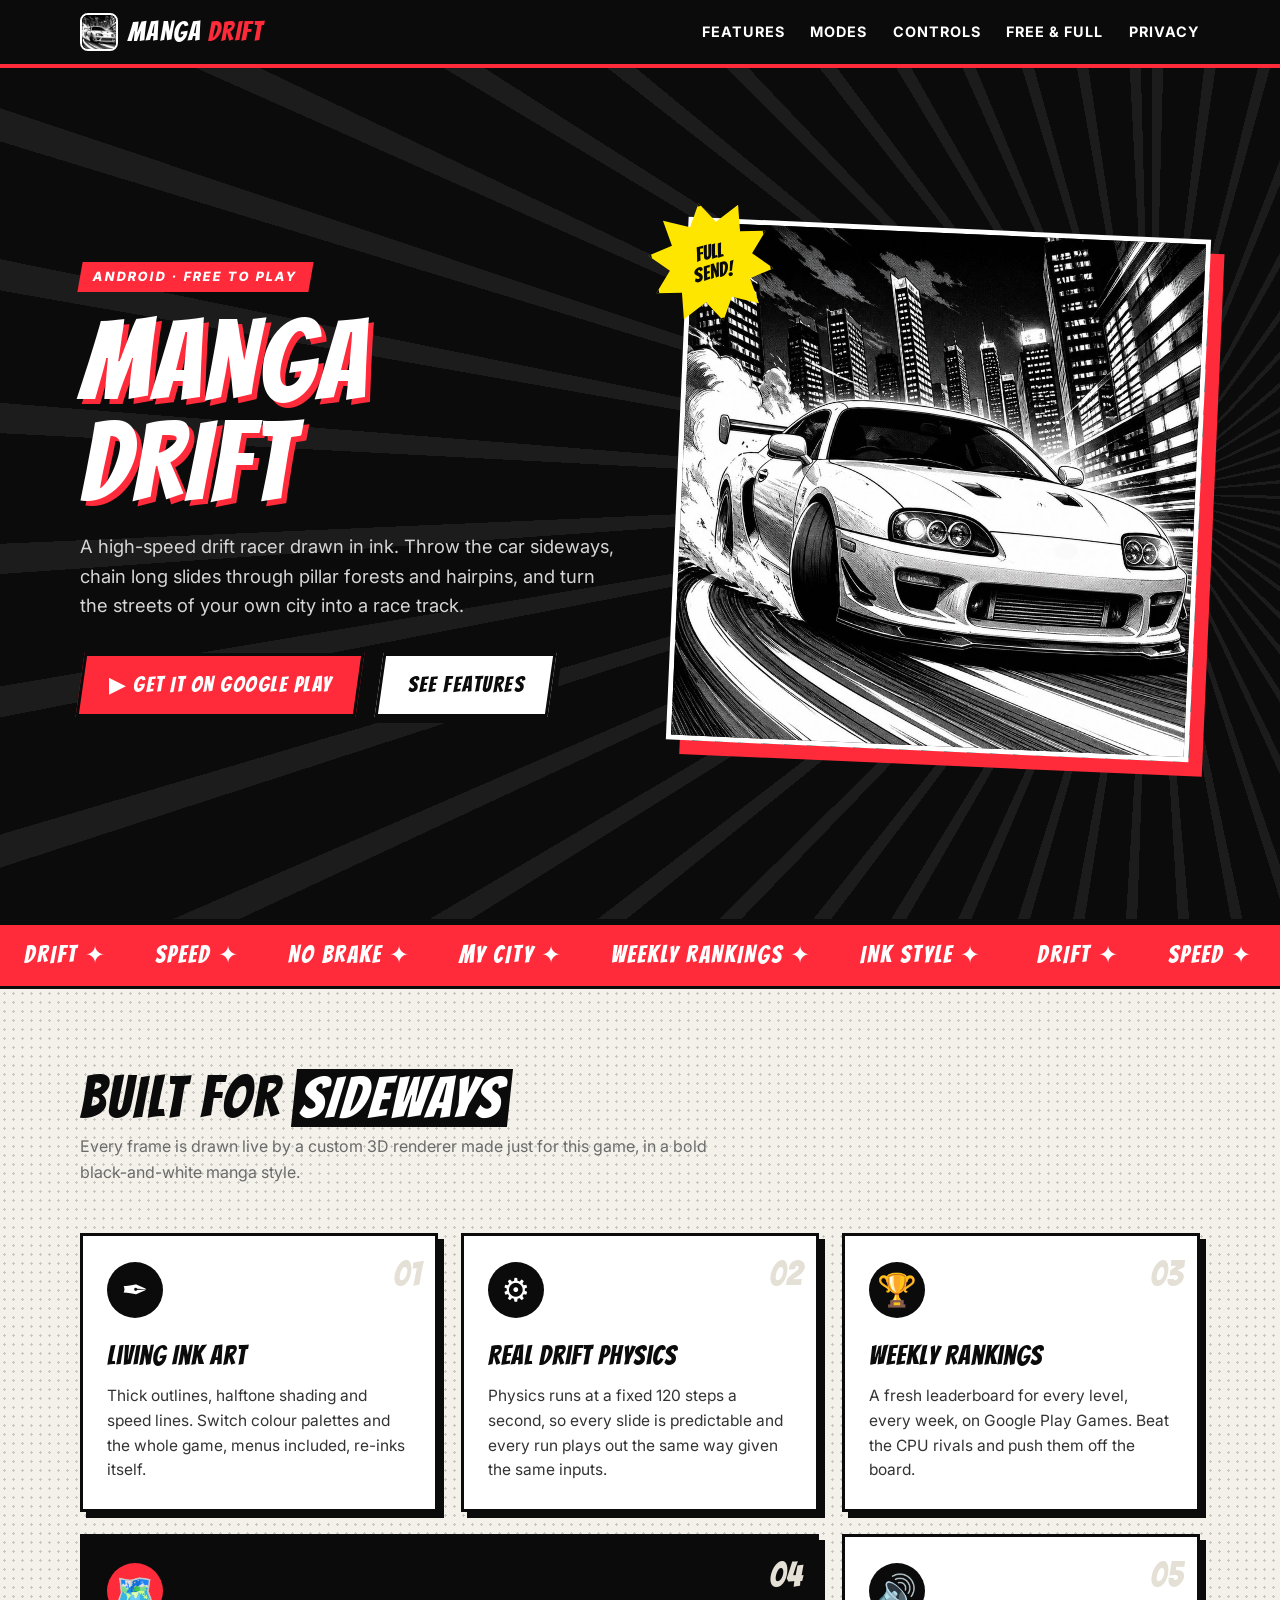
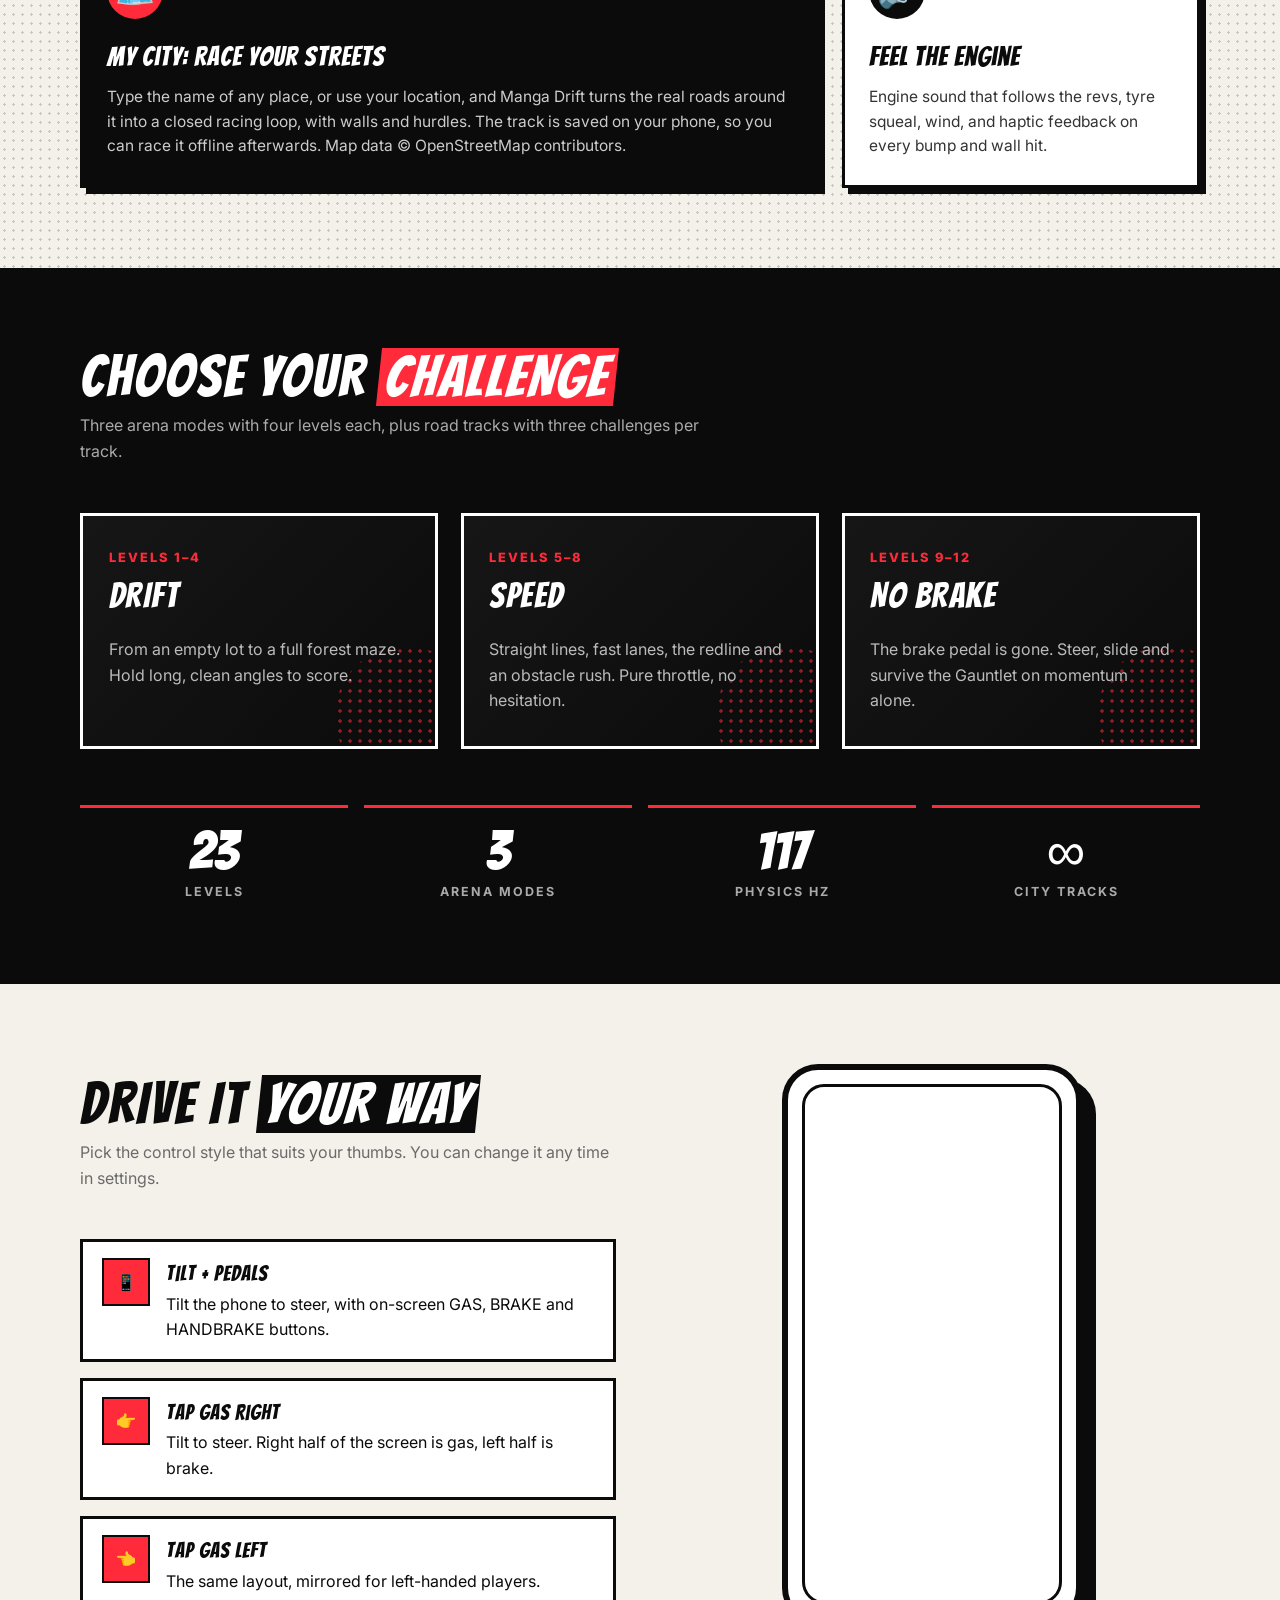
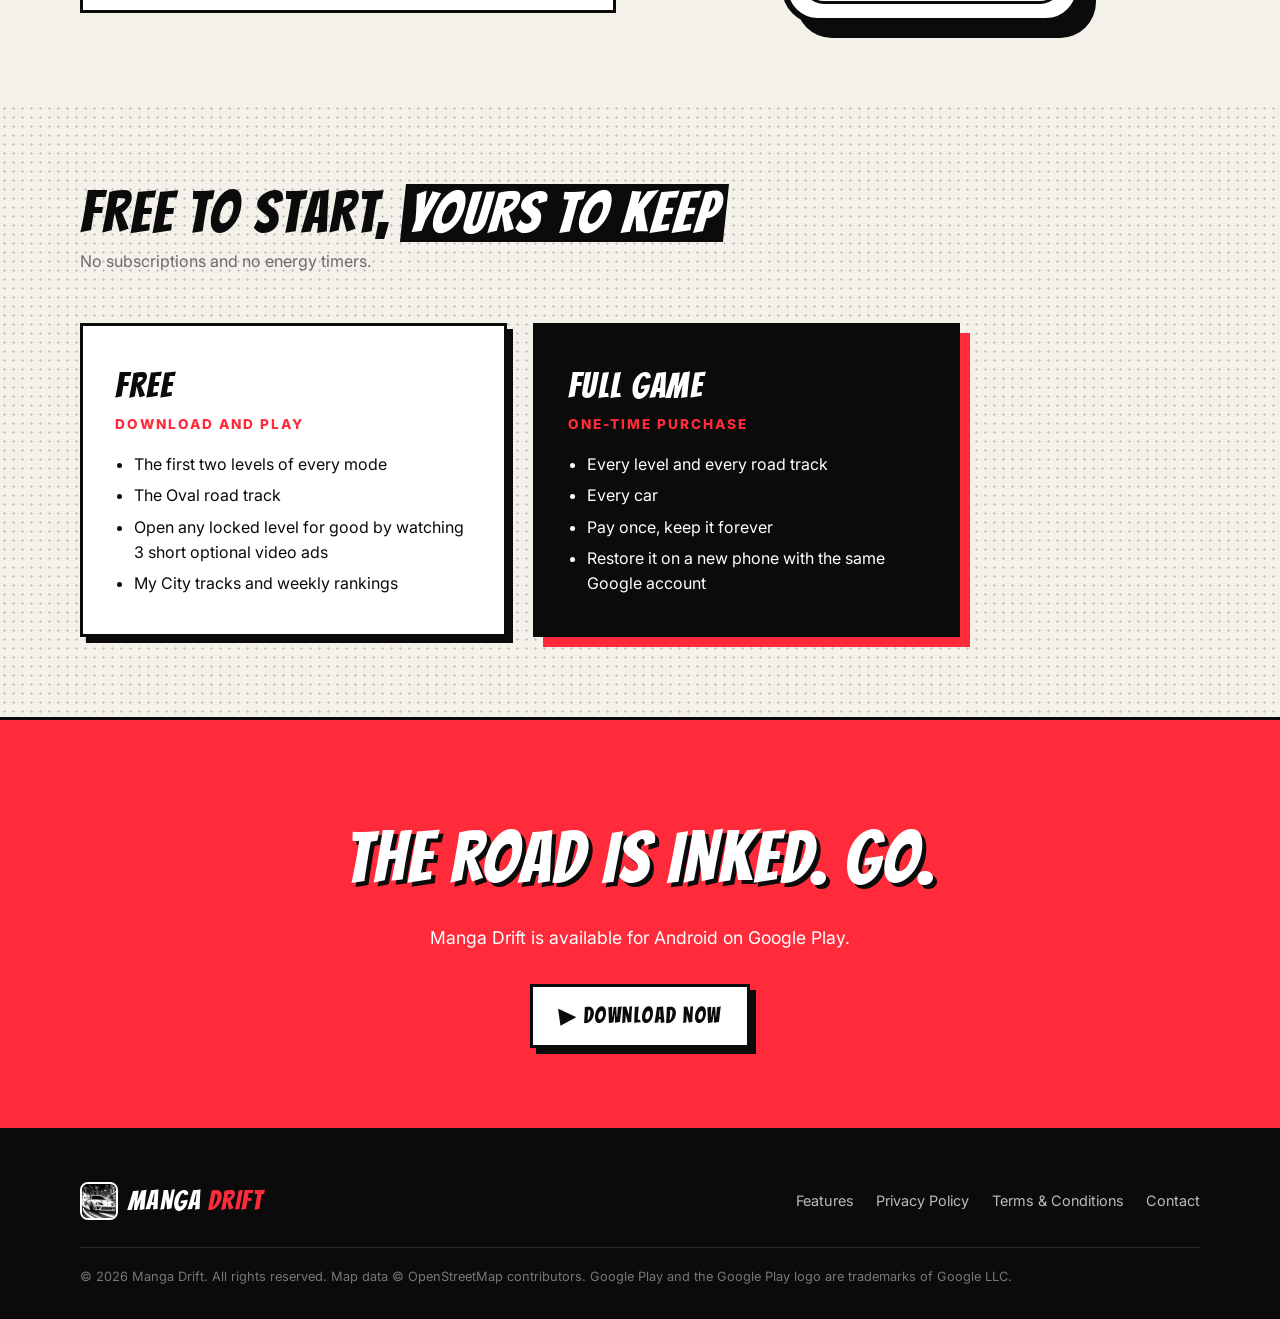
<file: index.html>
<!DOCTYPE html>
<html lang="en">
<head>
  <meta charset="UTF-8">
  <meta name="viewport" content="width=device-width, initial-scale=1.0">
  <title>Manga Drift — Ink-Style Drift Racing for Android</title>
  <meta name="description" content="Manga Drift is a high-speed, manga-style pseudo-3D drift racing game for Android. Drift, speed and no-brake challenges, weekly leaderboards, and tracks built from the streets of your own city.">
  <meta property="og:title" content="Manga Drift">
  <meta property="og:description" content="Ink-style drift racing. Slide through 24 levels, climb the weekly leaderboards and race the streets of your own city.">
  <meta property="og:image" content="img/hero.jpg">
  <meta name="theme-color" content="#0b0b0b">
  <link rel="icon" type="image/png" href="img/favicon.png">
  <link rel="preconnect" href="https://fonts.googleapis.com">
  <link rel="preconnect" href="https://fonts.gstatic.com" crossorigin>
  <link href="https://fonts.googleapis.com/css2?family=Bangers&family=Inter:wght@400;600;700;800&display=swap" rel="stylesheet">
  <link rel="stylesheet" href="styles.css">
</head>
<body>

<header class="nav">
  <div class="wrap">
    <a class="brand" href="index.html"><img src="img/icon.png" alt=""><span>MANGA <em>DRIFT</em></span></a>
    <button class="menu-btn" aria-label="Open menu" aria-expanded="false">☰</button>
    <ul>
      <li><a href="#features">Features</a></li>
      <li><a href="#modes">Modes</a></li>
      <li><a href="#controls">Controls</a></li>
      <li><a href="#unlock">Free &amp; Full</a></li>
      <li><a href="privacy.html">Privacy</a></li>
    </ul>
  </div>
</header>

<!-- HERO -->
<section class="hero">
  <div class="wrap">
    <div>
      <span class="tag">Android · Free to play</span>
      <h1>MANGA<br>DRIFT</h1>
      <p class="lead">A high-speed drift racer drawn in ink. Throw the car sideways, chain long slides
        through pillar forests and hairpins, and turn the streets of your own city into a race track.</p>
      <div class="actions">
        <a class="btn btn-red" href="https://play.google.com/store/apps/details?id=com.manva.mangadrift" target="_blank" rel="noopener"><span>▶ GET IT ON GOOGLE PLAY</span></a>
        <a class="btn btn-white" href="#features"><span>SEE FEATURES</span></a>
      </div>
    </div>
    <div class="hero-art">
      <div class="burst">FULL<br>SEND!</div>
      <img src="img/hero.jpg" alt="Manga-style drawing of a sports car drifting through a city at night" width="900" height="900">
    </div>
  </div>
</section>

<div class="strip" aria-hidden="true">
  <div class="strip-inner">
    <span>DRIFT ✦</span><span>SPEED ✦</span><span>NO BRAKE ✦</span><span>MY CITY ✦</span><span>WEEKLY RANKINGS ✦</span><span>INK STYLE ✦</span>
    <span>DRIFT ✦</span><span>SPEED ✦</span><span>NO BRAKE ✦</span><span>MY CITY ✦</span><span>WEEKLY RANKINGS ✦</span><span>INK STYLE ✦</span>
  </div>
</div>

<!-- FEATURES -->
<section id="features" class="halftone">
  <div class="wrap">
    <h2 class="section-title reveal">BUILT FOR <span class="hl">SIDEWAYS</span></h2>
    <p class="section-sub reveal">Every frame is drawn live by a custom 3D renderer made just for this game, in a bold black-and-white manga style.</p>
    <div class="panels">
      <article class="panel reveal">
        <span class="num">01</span>
        <div class="icon">✒️</div>
        <h3>Living Ink Art</h3>
        <p>Thick outlines, halftone shading and speed lines. Switch colour palettes and the whole game, menus included, re-inks itself.</p>
      </article>
      <article class="panel reveal">
        <span class="num">02</span>
        <div class="icon">⚙️</div>
        <h3>Real Drift Physics</h3>
        <p>Physics runs at a fixed 120 steps a second, so every slide is predictable and every run plays out the same way given the same inputs.</p>
      </article>
      <article class="panel reveal">
        <span class="num">03</span>
        <div class="icon">🏆</div>
        <h3>Weekly Rankings</h3>
        <p>A fresh leaderboard for every level, every week, on Google Play Games. Beat the CPU rivals and push them off the board.</p>
      </article>
      <article class="panel wide reveal">
        <span class="num">04</span>
        <div class="icon">🗺️</div>
        <h3>My City: Race Your Streets</h3>
        <p>Type the name of any place, or use your location, and Manga Drift turns the real roads around it into a closed racing loop,
          with walls and hurdles. The track is saved on your phone, so you can race it offline afterwards. Map data © OpenStreetMap contributors.</p>
      </article>
      <article class="panel reveal">
        <span class="num">05</span>
        <div class="icon">🔊</div>
        <h3>Feel the Engine</h3>
        <p>Engine sound that follows the revs, tyre squeal, wind, and haptic feedback on every bump and wall hit.</p>
      </article>
    </div>
  </div>
</section>

<!-- MODES -->
<section id="modes" class="modes-sec">
  <div class="wrap">
    <h2 class="section-title reveal">CHOOSE YOUR <span class="hl">CHALLENGE</span></h2>
    <p class="section-sub reveal">Three arena modes with four levels each, plus road tracks with three challenges per track.</p>
    <div class="modes">
      <div class="mode reveal">
        <div class="lv">Levels 1–4</div>
        <h3>DRIFT</h3>
        <p>From an empty lot to a full forest maze. Hold long, clean angles to score.</p>
      </div>
      <div class="mode reveal">
        <div class="lv">Levels 5–8</div>
        <h3>SPEED</h3>
        <p>Straight lines, fast lanes, the redline and an obstacle rush. Pure throttle, no hesitation.</p>
      </div>
      <div class="mode reveal">
        <div class="lv">Levels 9–12</div>
        <h3>NO BRAKE</h3>
        <p>The brake pedal is gone. Steer, slide and survive the Gauntlet on momentum alone.</p>
      </div>
    </div>
    <div class="stats">
      <div class="stat reveal"><b data-count="24">0</b><span>Levels</span></div>
      <div class="stat reveal"><b data-count="3">0</b><span>Arena modes</span></div>
      <div class="stat reveal"><b data-count="120">0</b><span>Physics Hz</span></div>
      <div class="stat reveal"><b>∞</b><span>City tracks</span></div>
    </div>
  </div>
</section>

<!-- CONTROLS -->
<section id="controls">
  <div class="wrap controls">
    <div>
      <h2 class="section-title reveal">DRIVE IT <span class="hl">YOUR WAY</span></h2>
      <p class="section-sub reveal">Pick the control style that suits your thumbs. You can change it any time in settings.</p>
      <ul class="ctrl-list">
        <li class="reveal"><span class="k">📱</span><div><b>Tilt + Pedals</b>Tilt the phone to steer, with on-screen GAS, BRAKE and HANDBRAKE buttons.</div></li>
        <li class="reveal"><span class="k">👉</span><div><b>Tap Gas Right</b>Tilt to steer. Right half of the screen is gas, left half is brake.</div></li>
        <li class="reveal"><span class="k">👈</span><div><b>Tap Gas Left</b>The same layout, mirrored for left-handed players.</div></li>
      </ul>
    </div>
    <div class="phone reveal" aria-hidden="true"><div class="screen"><canvas id="road"></canvas></div></div>
  </div>
</section>

<!-- FREE vs FULL -->
<section id="unlock" class="halftone">
  <div class="wrap">
    <h2 class="section-title reveal">FREE TO START, <span class="hl">YOURS TO KEEP</span></h2>
    <p class="section-sub reveal">No subscriptions and no energy timers.</p>
    <div class="price-grid">
      <div class="price reveal">
        <h3>FREE</h3>
        <div class="cost">Download and play</div>
        <ul>
          <li>The first two levels of every mode</li>
          <li>The Oval road track</li>
          <li>Open any locked level for good by watching 3 short optional video ads</li>
          <li>My City tracks and weekly rankings</li>
        </ul>
      </div>
      <div class="price pro reveal">
        <h3>FULL GAME</h3>
        <div class="cost">One-time purchase</div>
        <ul>
          <li>Every level and every road track</li>
          <li>Every car</li>
          <li>Pay once, keep it forever</li>
          <li>Restore it on a new phone with the same Google account</li>
        </ul>
      </div>
    </div>
  </div>
</section>

<!-- CTA -->
<section class="cta">
  <div class="wrap">
    <h2 class="reveal">THE ROAD IS INKED. GO.</h2>
    <p class="reveal">Manga Drift is available for Android on Google Play.</p>
    <a class="btn btn-white reveal" href="https://play.google.com/store/apps/details?id=com.manva.mangadrift" target="_blank" rel="noopener"><span>▶ DOWNLOAD NOW</span></a>
  </div>
</section>

<footer>
  <div class="wrap">
    <a class="brand" href="index.html"><img src="img/icon.png" alt=""><span style="color:#fff">MANGA <em>DRIFT</em></span></a>
    <nav>
      <a href="#features">Features</a>
      <a href="privacy.html">Privacy Policy</a>
      <a href="terms.html">Terms &amp; Conditions</a>
      <a href="privacy.html#contact">Contact</a>
    </nav>
    <div class="small">© <span class="year">2026</span> Manga Drift. All rights reserved. Map data © OpenStreetMap contributors. Google Play and the Google Play logo are trademarks of Google LLC.</div>
  </div>
</footer>

<button id="top-btn" aria-label="Back to top">↑</button>
<script src="script.js"></script>
</body>
</html>
</file>
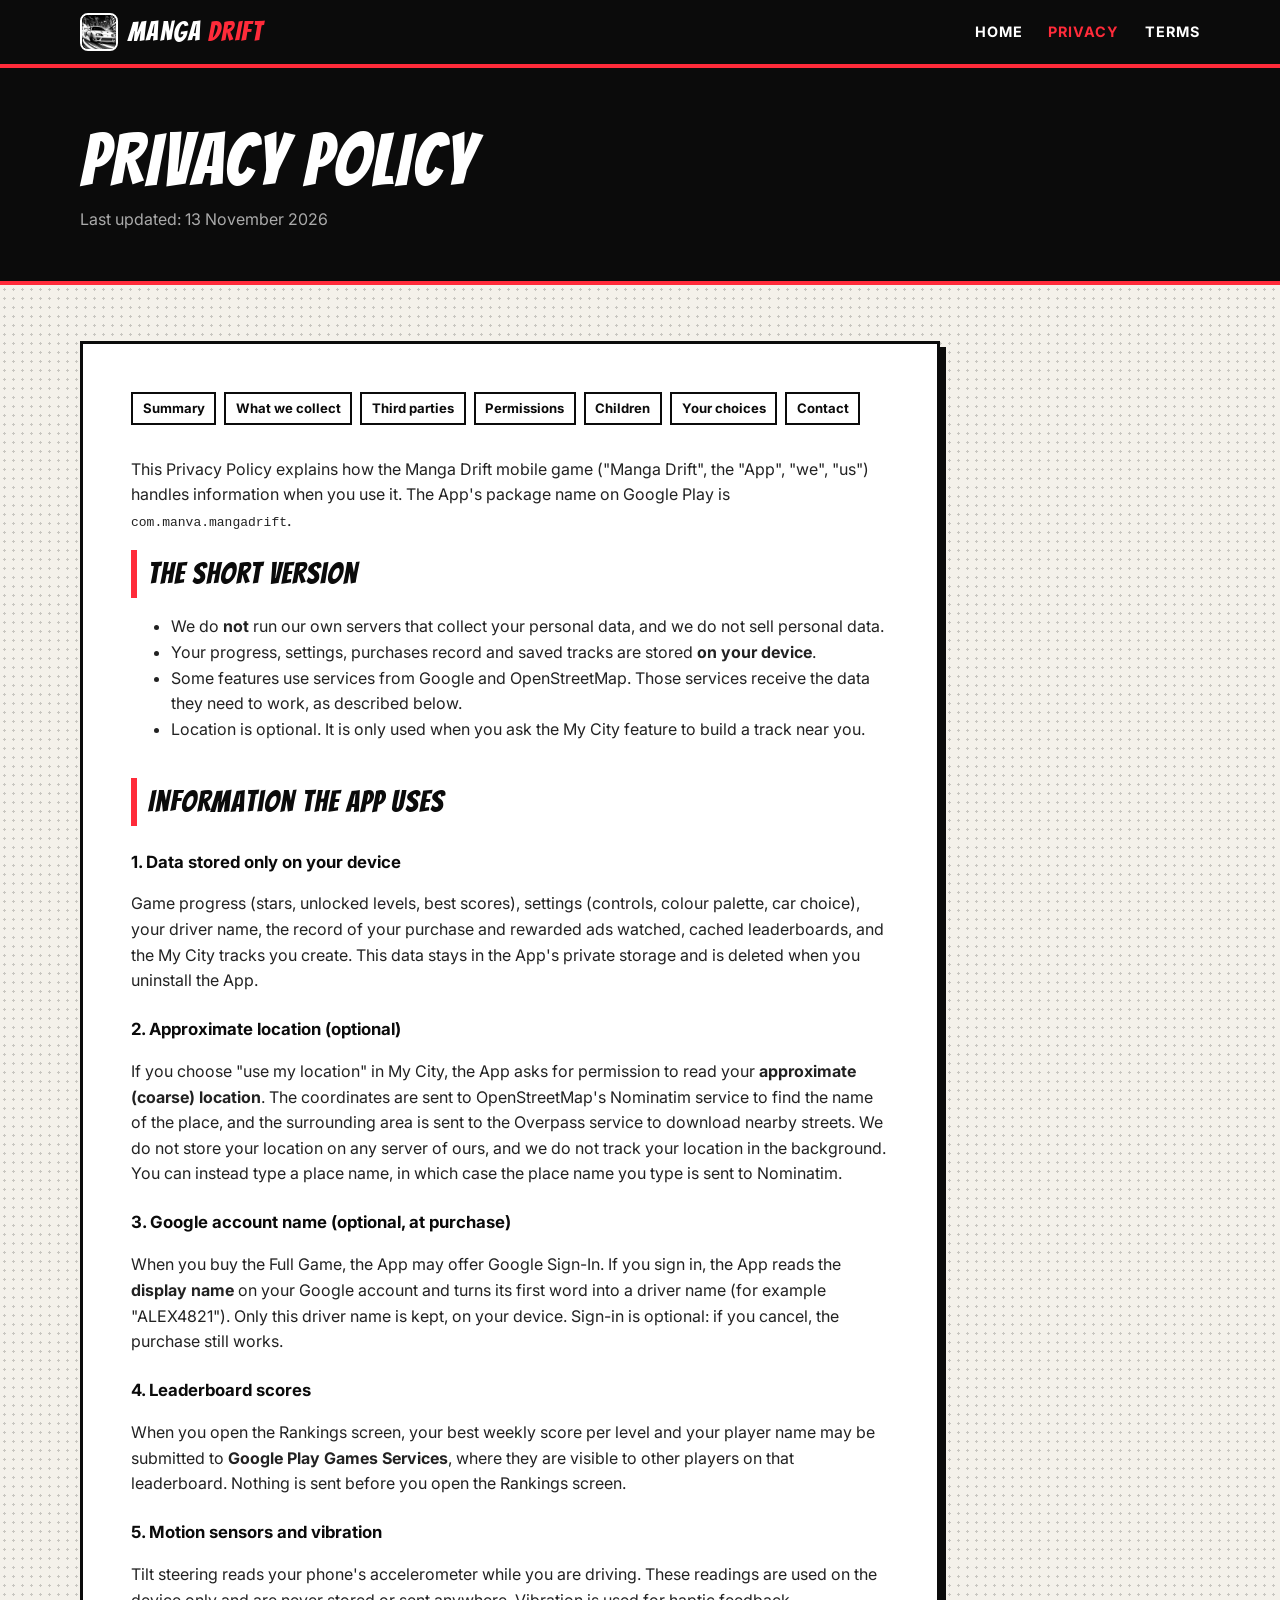
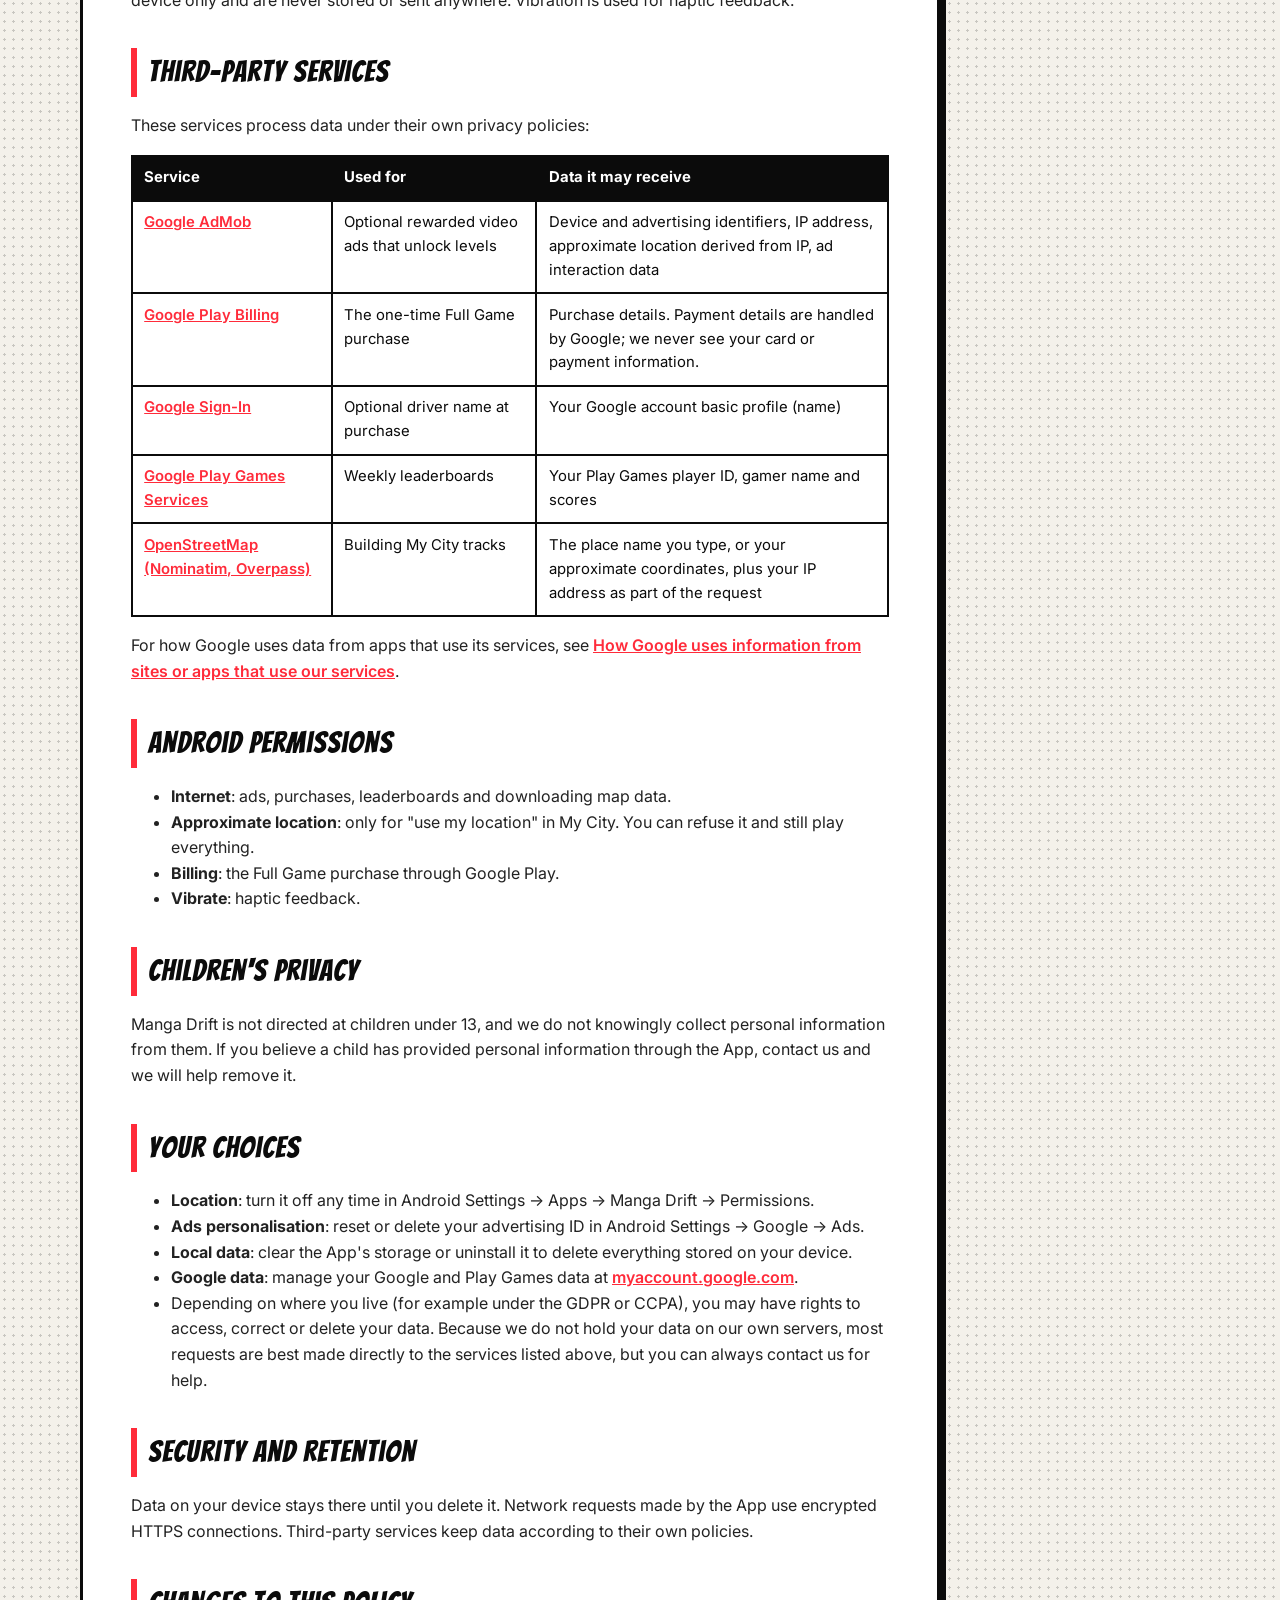
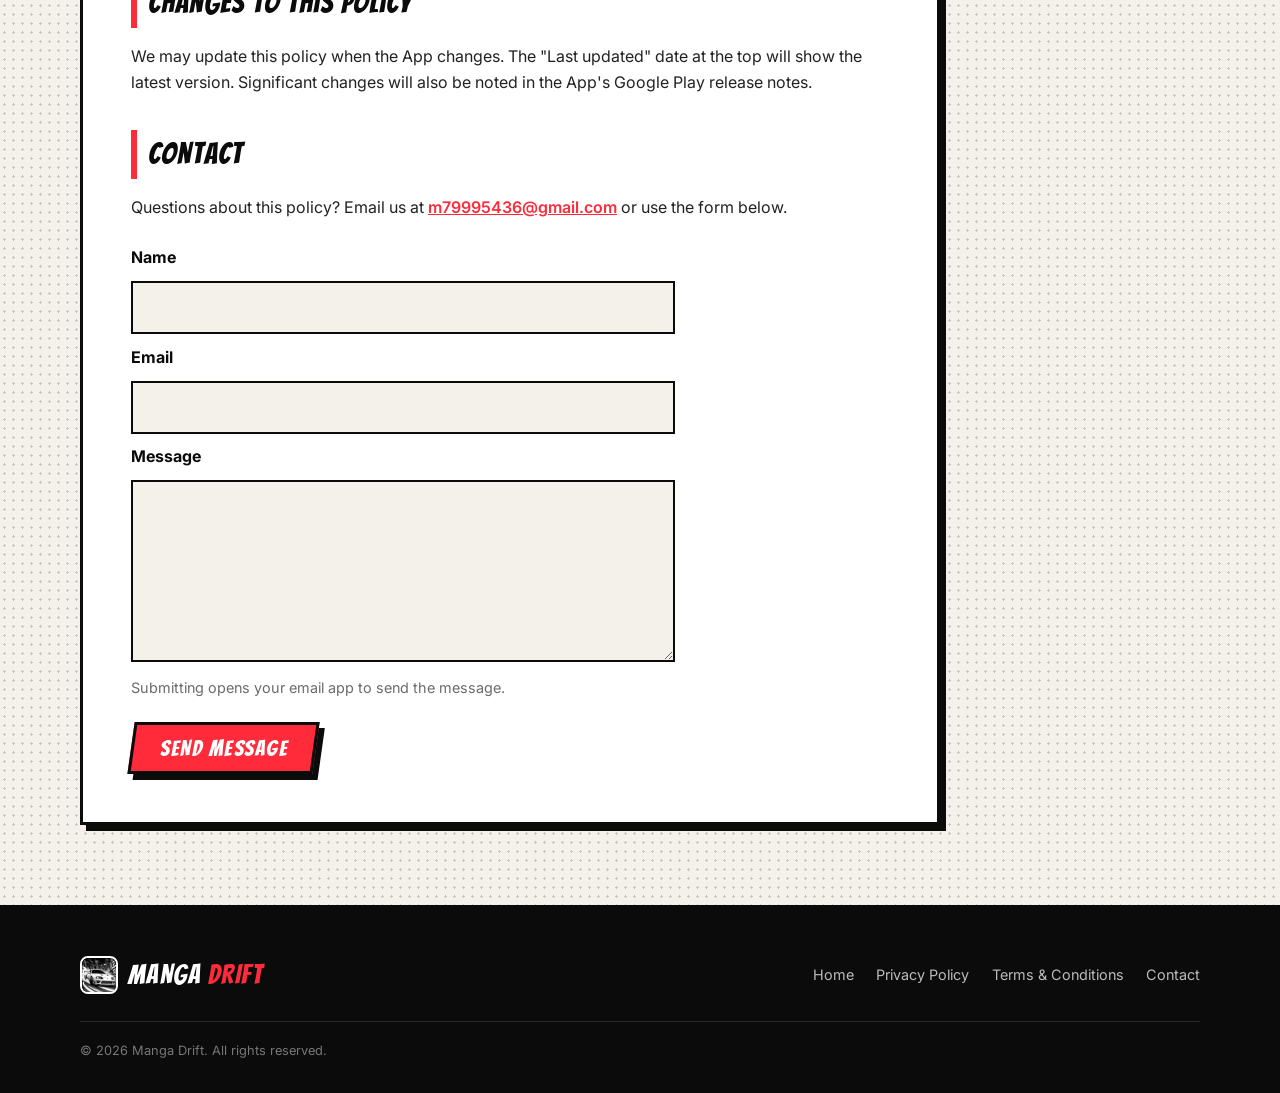
<file: privacy.html>
<!DOCTYPE html>
<html lang="en">
<head>
  <meta charset="UTF-8">
  <meta name="viewport" content="width=device-width, initial-scale=1.0">
  <title>Privacy Policy — Manga Drift</title>
  <meta name="description" content="Privacy Policy for the Manga Drift Android game.">
  <meta name="theme-color" content="#0b0b0b">
  <link rel="icon" type="image/png" href="img/favicon.png">
  <link rel="preconnect" href="https://fonts.googleapis.com">
  <link rel="preconnect" href="https://fonts.gstatic.com" crossorigin>
  <link href="https://fonts.googleapis.com/css2?family=Bangers&family=Inter:wght@400;600;700;800&display=swap" rel="stylesheet">
  <link rel="stylesheet" href="styles.css">
</head>
<body>

<header class="nav">
  <div class="wrap">
    <a class="brand" href="index.html"><img src="img/icon.png" alt=""><span>MANGA <em>DRIFT</em></span></a>
    <button class="menu-btn" aria-label="Open menu" aria-expanded="false">☰</button>
    <ul>
      <li><a href="index.html">Home</a></li>
      <li><a href="privacy.html" class="active">Privacy</a></li>
      <li><a href="terms.html">Terms</a></li>
    </ul>
  </div>
</header>

<div class="legal-hero">
  <div class="wrap">
    <h1>PRIVACY POLICY</h1>
    <p>Last updated: 13 November 2026</p>
  </div>
</div>

<main class="legal halftone">
  <div class="wrap">
    <div class="doc">
      <nav class="toc" aria-label="Contents">
        <a href="#summary">Summary</a>
        <a href="#collect">What we collect</a>
        <a href="#third">Third parties</a>
        <a href="#permissions">Permissions</a>
        <a href="#children">Children</a>
        <a href="#rights">Your choices</a>
        <a href="#contact">Contact</a>
      </nav>

      <p>This Privacy Policy explains how the Manga Drift mobile game ("Manga Drift", the "App", "we", "us")
        handles information when you use it. The App's package name on Google Play is <code>com.manva.mangadrift</code>.</p>

      <h2 id="summary">The short version</h2>
      <ul>
        <li>We do <strong>not</strong> run our own servers that collect your personal data, and we do not sell personal data.</li>
        <li>Your progress, settings, purchases record and saved tracks are stored <strong>on your device</strong>.</li>
        <li>Some features use services from Google and OpenStreetMap. Those services receive the data they need to work, as described below.</li>
        <li>Location is optional. It is only used when you ask the My City feature to build a track near you.</li>
      </ul>

      <h2 id="collect">Information the App uses</h2>

      <h3>1. Data stored only on your device</h3>
      <p>Game progress (stars, unlocked levels, best scores), settings (controls, colour palette, car choice),
        your driver name, the record of your purchase and rewarded ads watched, cached leaderboards, and the
        My City tracks you create. This data stays in the App's private storage and is deleted when you uninstall the App.</p>

      <h3>2. Approximate location (optional)</h3>
      <p>If you choose "use my location" in My City, the App asks for permission to read your <strong>approximate (coarse)
        location</strong>. The coordinates are sent to OpenStreetMap's Nominatim service to find the name of the place,
        and the surrounding area is sent to the Overpass service to download nearby streets. We do not store your location
        on any server of ours, and we do not track your location in the background. You can instead type a place name, in which case
        the place name you type is sent to Nominatim.</p>

      <h3>3. Google account name (optional, at purchase)</h3>
      <p>When you buy the Full Game, the App may offer Google Sign-In. If you sign in, the App reads the
        <strong>display name</strong> on your Google account and turns its first word into a driver name (for example
        "ALEX4821"). Only this driver name is kept, on your device. Sign-in is optional: if you cancel, the purchase still works.</p>

      <h3>4. Leaderboard scores</h3>
      <p>When you open the Rankings screen, your best weekly score per level and your player name may be submitted to
        <strong>Google Play Games Services</strong>, where they are visible to other players on that leaderboard.
        Nothing is sent before you open the Rankings screen.</p>

      <h3>5. Motion sensors and vibration</h3>
      <p>Tilt steering reads your phone's accelerometer while you are driving. These readings are used on the device only
        and are never stored or sent anywhere. Vibration is used for haptic feedback.</p>

      <h2 id="third">Third-party services</h2>
      <p>These services process data under their own privacy policies:</p>
      <table>
        <thead><tr><th>Service</th><th>Used for</th><th>Data it may receive</th></tr></thead>
        <tbody>
          <tr><td><a href="https://policies.google.com/privacy" target="_blank" rel="noopener">Google AdMob</a></td>
            <td>Optional rewarded video ads that unlock levels</td>
            <td>Device and advertising identifiers, IP address, approximate location derived from IP, ad interaction data</td></tr>
          <tr><td><a href="https://policies.google.com/privacy" target="_blank" rel="noopener">Google Play Billing</a></td>
            <td>The one-time Full Game purchase</td>
            <td>Purchase details. Payment details are handled by Google; we never see your card or payment information.</td></tr>
          <tr><td><a href="https://policies.google.com/privacy" target="_blank" rel="noopener">Google Sign-In</a></td>
            <td>Optional driver name at purchase</td>
            <td>Your Google account basic profile (name)</td></tr>
          <tr><td><a href="https://policies.google.com/privacy" target="_blank" rel="noopener">Google Play Games Services</a></td>
            <td>Weekly leaderboards</td>
            <td>Your Play Games player ID, gamer name and scores</td></tr>
          <tr><td><a href="https://osmfoundation.org/wiki/Privacy_Policy" target="_blank" rel="noopener">OpenStreetMap (Nominatim, Overpass)</a></td>
            <td>Building My City tracks</td>
            <td>The place name you type, or your approximate coordinates, plus your IP address as part of the request</td></tr>
        </tbody>
      </table>
      <p>For how Google uses data from apps that use its services, see
        <a href="https://policies.google.com/technologies/partner-sites" target="_blank" rel="noopener">How Google uses information from sites or apps that use our services</a>.</p>

      <h2 id="permissions">Android permissions</h2>
      <ul>
        <li><strong>Internet</strong>: ads, purchases, leaderboards and downloading map data.</li>
        <li><strong>Approximate location</strong>: only for "use my location" in My City. You can refuse it and still play everything.</li>
        <li><strong>Billing</strong>: the Full Game purchase through Google Play.</li>
        <li><strong>Vibrate</strong>: haptic feedback.</li>
      </ul>

      <h2 id="children">Children's privacy</h2>
      <p>Manga Drift is not directed at children under 13, and we do not knowingly collect personal information from them.
        If you believe a child has provided personal information through the App, contact us and we will help remove it.</p>

      <h2 id="rights">Your choices</h2>
      <ul>
        <li><strong>Location</strong>: turn it off any time in Android Settings → Apps → Manga Drift → Permissions.</li>
        <li><strong>Ads personalisation</strong>: reset or delete your advertising ID in Android Settings → Google → Ads.</li>
        <li><strong>Local data</strong>: clear the App's storage or uninstall it to delete everything stored on your device.</li>
        <li><strong>Google data</strong>: manage your Google and Play Games data at <a href="https://myaccount.google.com" target="_blank" rel="noopener">myaccount.google.com</a>.</li>
        <li>Depending on where you live (for example under the GDPR or CCPA), you may have rights to access, correct or delete your data.
          Because we do not hold your data on our own servers, most requests are best made directly to the services listed above,
          but you can always contact us for help.</li>
      </ul>

      <h2>Security and retention</h2>
      <p>Data on your device stays there until you delete it. Network requests made by the App use encrypted HTTPS connections.
        Third-party services keep data according to their own policies.</p>

      <h2>Changes to this policy</h2>
      <p>We may update this policy when the App changes. The "Last updated" date at the top will show the latest version.
        Significant changes will also be noted in the App's Google Play release notes.</p>

      <h2 id="contact">Contact</h2>
      <p>Questions about this policy? Email us at <a href="mailto:m79995436@gmail.com">m79995436@gmail.com</a> or use the form below.</p>
      <form class="contact-form" action="mailto:m79995436@gmail.com?subject=Manga%20Drift%20website%20message" method="post" enctype="text/plain">
        <label for="contact-name">Name</label>
        <input id="contact-name" name="Name" type="text" autocomplete="name" required>

        <label for="contact-email">Email</label>
        <input id="contact-email" name="Email" type="email" autocomplete="email" required>

        <label for="contact-message">Message</label>
        <textarea id="contact-message" name="Message" rows="6" required></textarea>

        <p class="contact-form-note">Submitting opens your email app to send the message.</p>
        <button class="btn btn-red" type="submit"><span>SEND MESSAGE</span></button>
      </form>
    </div>
  </div>
</main>

<footer>
  <div class="wrap">
    <a class="brand" href="index.html"><img src="img/icon.png" alt=""><span style="color:#fff">MANGA <em>DRIFT</em></span></a>
    <nav>
      <a href="index.html">Home</a>
      <a href="privacy.html">Privacy Policy</a>
      <a href="terms.html">Terms &amp; Conditions</a>
      <a href="privacy.html#contact">Contact</a>
    </nav>
    <div class="small">© <span class="year">2026</span> Manga Drift. All rights reserved.</div>
  </div>
</footer>

<button id="top-btn" aria-label="Back to top">↑</button>
<script src="script.js"></script>
</body>
</html>
</file>
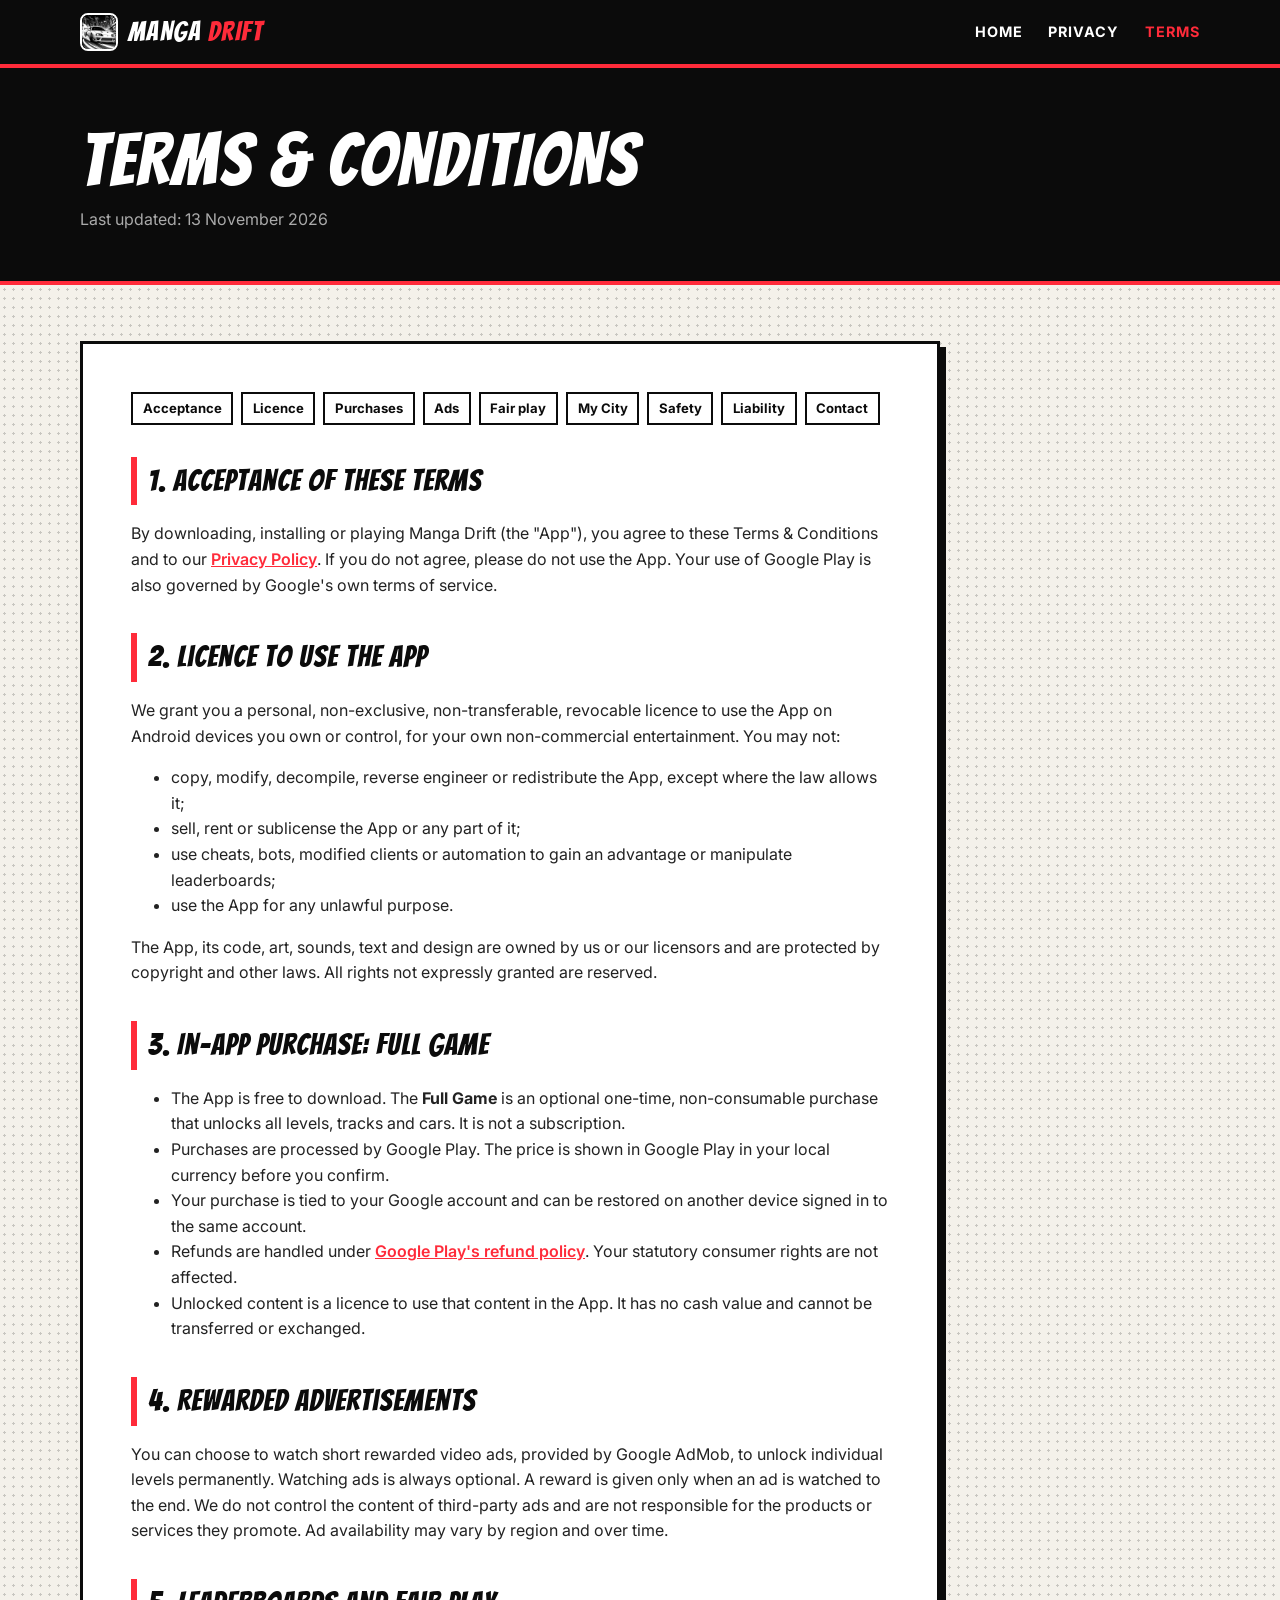
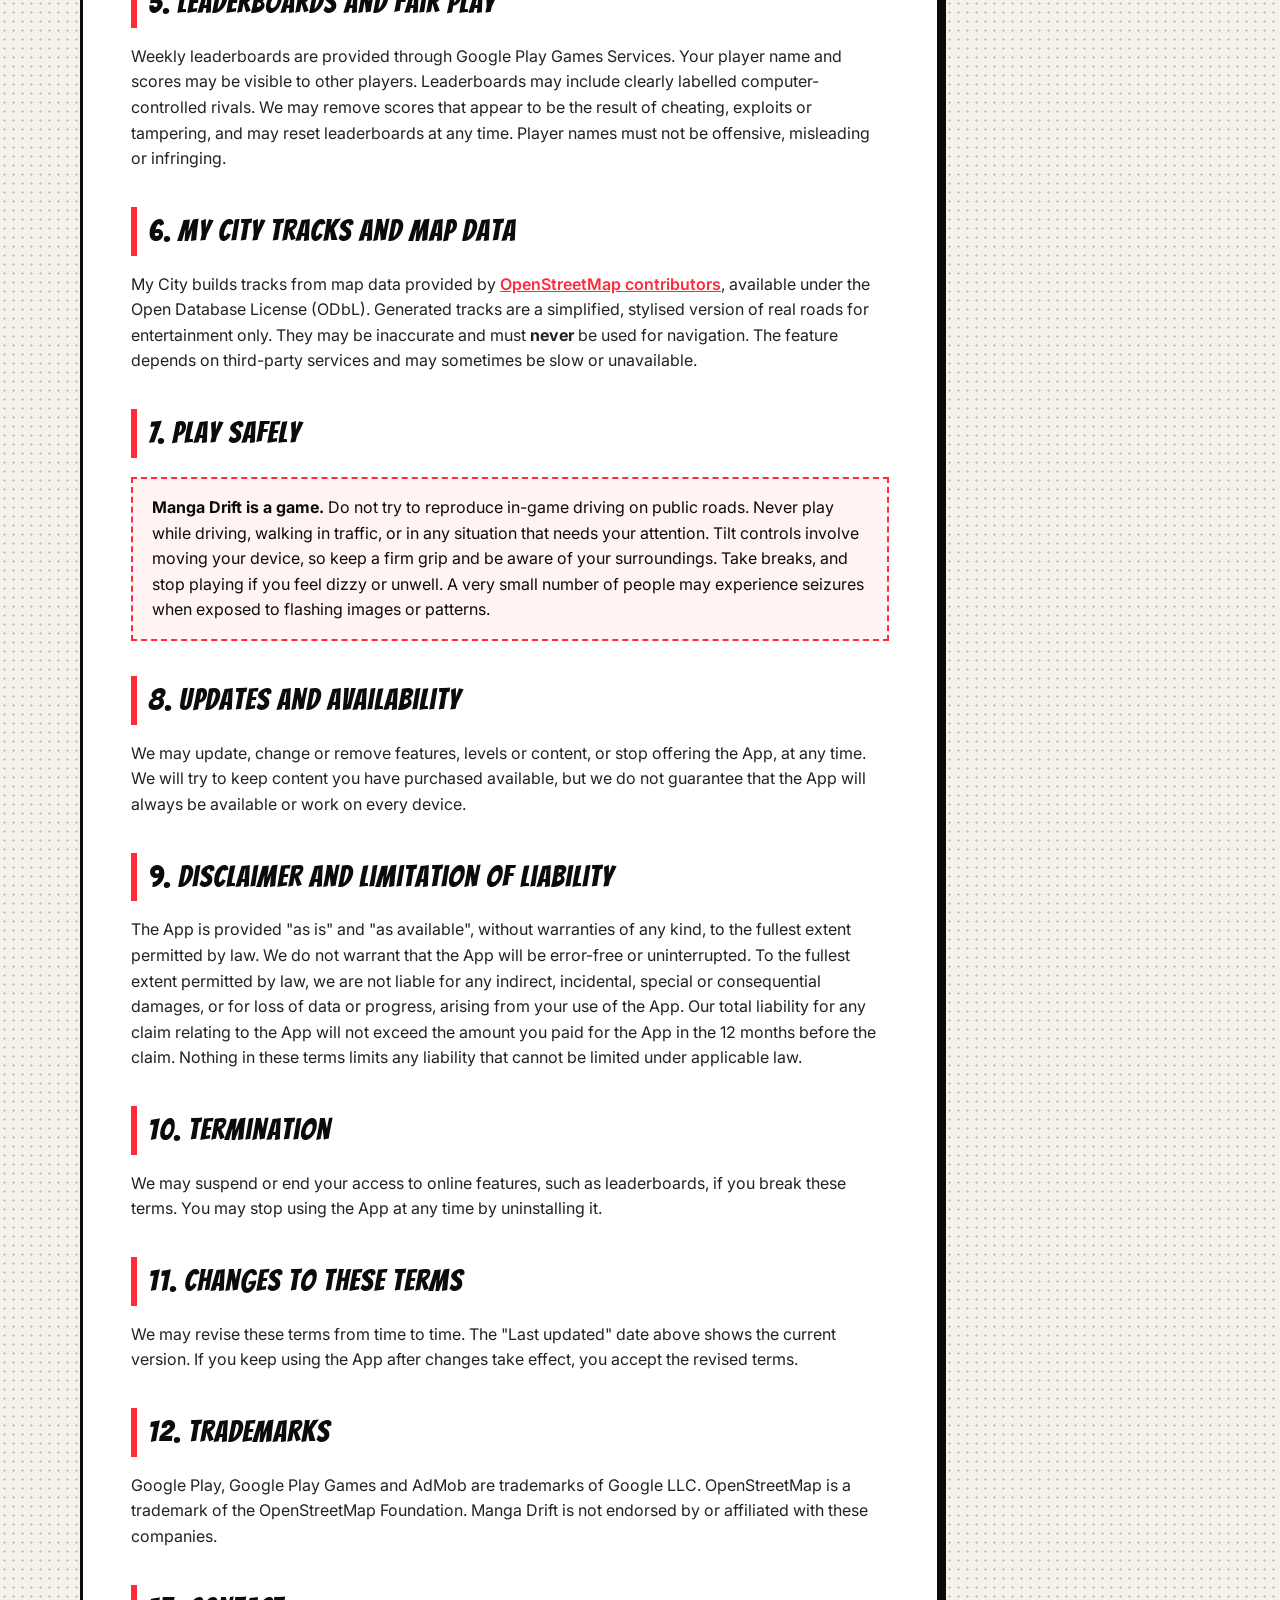
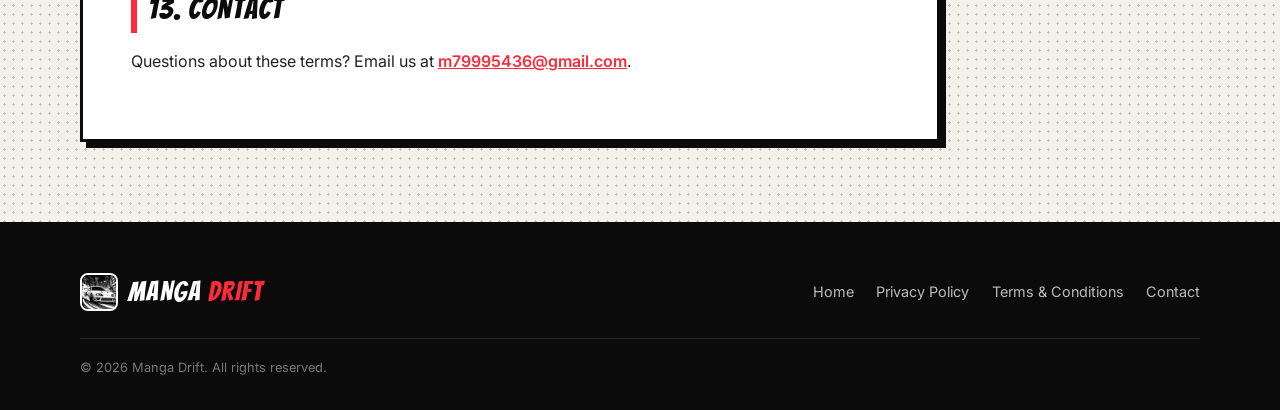
<file: terms.html>
<!DOCTYPE html>
<html lang="en">
<head>
  <meta charset="UTF-8">
  <meta name="viewport" content="width=device-width, initial-scale=1.0">
  <title>Terms &amp; Conditions — Manga Drift</title>
  <meta name="description" content="Terms and Conditions for the Manga Drift Android game.">
  <meta name="theme-color" content="#0b0b0b">
  <link rel="icon" type="image/png" href="img/favicon.png">
  <link rel="preconnect" href="https://fonts.googleapis.com">
  <link rel="preconnect" href="https://fonts.gstatic.com" crossorigin>
  <link href="https://fonts.googleapis.com/css2?family=Bangers&family=Inter:wght@400;600;700;800&display=swap" rel="stylesheet">
  <link rel="stylesheet" href="styles.css">
</head>
<body>

<header class="nav">
  <div class="wrap">
    <a class="brand" href="index.html"><img src="img/icon.png" alt=""><span>MANGA <em>DRIFT</em></span></a>
    <button class="menu-btn" aria-label="Open menu" aria-expanded="false">☰</button>
    <ul>
      <li><a href="index.html">Home</a></li>
      <li><a href="privacy.html">Privacy</a></li>
      <li><a href="terms.html" class="active">Terms</a></li>
    </ul>
  </div>
</header>

<div class="legal-hero">
  <div class="wrap">
    <h1>TERMS &amp; CONDITIONS</h1>
    <p>Last updated: 13 November 2026</p>
  </div>
</div>

<main class="legal halftone">
  <div class="wrap">
    <div class="doc">
      <nav class="toc" aria-label="Contents">
        <a href="#accept">Acceptance</a>
        <a href="#licence">Licence</a>
        <a href="#purchases">Purchases</a>
        <a href="#ads">Ads</a>
        <a href="#conduct">Fair play</a>
        <a href="#city">My City</a>
        <a href="#safety">Safety</a>
        <a href="#liability">Liability</a>
        <a href="#contact">Contact</a>
      </nav>

      <h2 id="accept">1. Acceptance of these terms</h2>
      <p>By downloading, installing or playing Manga Drift (the "App"), you agree to these Terms &amp; Conditions and to our
        <a href="privacy.html">Privacy Policy</a>. If you do not agree, please do not use the App. Your use of Google Play
        is also governed by Google's own terms of service.</p>

      <h2 id="licence">2. Licence to use the App</h2>
      <p>We grant you a personal, non-exclusive, non-transferable, revocable licence to use the App on Android devices you own
        or control, for your own non-commercial entertainment. You may not:</p>
      <ul>
        <li>copy, modify, decompile, reverse engineer or redistribute the App, except where the law allows it;</li>
        <li>sell, rent or sublicense the App or any part of it;</li>
        <li>use cheats, bots, modified clients or automation to gain an advantage or manipulate leaderboards;</li>
        <li>use the App for any unlawful purpose.</li>
      </ul>
      <p>The App, its code, art, sounds, text and design are owned by us or our licensors and are protected by copyright
        and other laws. All rights not expressly granted are reserved.</p>

      <h2 id="purchases">3. In-app purchase: Full Game</h2>
      <ul>
        <li>The App is free to download. The <strong>Full Game</strong> is an optional one-time, non-consumable purchase that unlocks
          all levels, tracks and cars. It is not a subscription.</li>
        <li>Purchases are processed by Google Play. The price is shown in Google Play in your local currency before you confirm.</li>
        <li>Your purchase is tied to your Google account and can be restored on another device signed in to the same account.</li>
        <li>Refunds are handled under <a href="https://support.google.com/googleplay/answer/2479637" target="_blank" rel="noopener">Google Play's refund policy</a>.
          Your statutory consumer rights are not affected.</li>
        <li>Unlocked content is a licence to use that content in the App. It has no cash value and cannot be transferred or exchanged.</li>
      </ul>

      <h2 id="ads">4. Rewarded advertisements</h2>
      <p>You can choose to watch short rewarded video ads, provided by Google AdMob, to unlock individual levels permanently.
        Watching ads is always optional. A reward is given only when an ad is watched to the end. We do not control the content
        of third-party ads and are not responsible for the products or services they promote. Ad availability may vary by region and over time.</p>

      <h2 id="conduct">5. Leaderboards and fair play</h2>
      <p>Weekly leaderboards are provided through Google Play Games Services. Your player name and scores may be visible to other players.
        Leaderboards may include clearly labelled computer-controlled rivals. We may remove scores that appear to be the result of
        cheating, exploits or tampering, and may reset leaderboards at any time. Player names must not be offensive, misleading or infringing.</p>

      <h2 id="city">6. My City tracks and map data</h2>
      <p>My City builds tracks from map data provided by <a href="https://www.openstreetmap.org/copyright" target="_blank" rel="noopener">OpenStreetMap contributors</a>,
        available under the Open Database License (ODbL). Generated tracks are a simplified, stylised version of real roads for
        entertainment only. They may be inaccurate and must <strong>never</strong> be used for navigation. The feature depends on
        third-party services and may sometimes be slow or unavailable.</p>

      <h2 id="safety">7. Play safely</h2>
      <div class="note">
        <strong>Manga Drift is a game.</strong> Do not try to reproduce in-game driving on public roads. Never play while driving,
        walking in traffic, or in any situation that needs your attention. Tilt controls involve moving your device, so keep a firm grip
        and be aware of your surroundings. Take breaks, and stop playing if you feel dizzy or unwell. A very small number of people may
        experience seizures when exposed to flashing images or patterns.
      </div>

      <h2>8. Updates and availability</h2>
      <p>We may update, change or remove features, levels or content, or stop offering the App, at any time. We will try to keep
        content you have purchased available, but we do not guarantee that the App will always be available or work on every device.</p>

      <h2 id="liability">9. Disclaimer and limitation of liability</h2>
      <p>The App is provided "as is" and "as available", without warranties of any kind, to the fullest extent permitted by law.
        We do not warrant that the App will be error-free or uninterrupted. To the fullest extent permitted by law, we are not liable for
        any indirect, incidental, special or consequential damages, or for loss of data or progress, arising from your use of the App.
        Our total liability for any claim relating to the App will not exceed the amount you paid for the App in the 12 months before the claim.
        Nothing in these terms limits any liability that cannot be limited under applicable law.</p>

      <h2>10. Termination</h2>
      <p>We may suspend or end your access to online features, such as leaderboards, if you break these terms. You may stop using the App at
        any time by uninstalling it.</p>

      <h2>11. Changes to these terms</h2>
      <p>We may revise these terms from time to time. The "Last updated" date above shows the current version. If you keep using the App after
        changes take effect, you accept the revised terms.</p>

      <h2>12. Trademarks</h2>
      <p>Google Play, Google Play Games and AdMob are trademarks of Google LLC. OpenStreetMap is a trademark of the OpenStreetMap Foundation.
        Manga Drift is not endorsed by or affiliated with these companies.</p>

      <h2 id="contact">13. Contact</h2>
      <p>Questions about these terms? Email us at <a href="mailto:m79995436@gmail.com">m79995436@gmail.com</a>.</p>
    </div>
  </div>
</main>

<footer>
  <div class="wrap">
    <a class="brand" href="index.html"><img src="img/icon.png" alt=""><span style="color:#fff">MANGA <em>DRIFT</em></span></a>
    <nav>
      <a href="index.html">Home</a>
      <a href="privacy.html">Privacy Policy</a>
      <a href="terms.html">Terms &amp; Conditions</a>
      <a href="privacy.html#contact">Contact</a>
    </nav>
    <div class="small">© <span class="year">2026</span> Manga Drift. All rights reserved.</div>
  </div>
</footer>

<button id="top-btn" aria-label="Back to top">↑</button>
<script src="script.js"></script>
</body>
</html>
</file>
<file: styles.css>
/* Manga Drift — ink & paper theme */
:root {
  --ink: #0b0b0b;
  --paper: #f4f1ea;
  --white: #ffffff;
  --accent: #ff2b3a;
  --muted: #6b6b6b;
  --line: 3px solid var(--ink);
  --shadow: 6px 6px 0 var(--ink);
  --display: "Bangers", "Impact", "Arial Black", sans-serif;
  --body: "Inter", system-ui, -apple-system, "Segoe UI", Roboto, sans-serif;
}

*, *::before, *::after { box-sizing: border-box; }
html { scroll-behavior: smooth; }
body {
  margin: 0;
  font-family: var(--body);
  color: var(--ink);
  background: var(--paper);
  line-height: 1.6;
  -webkit-font-smoothing: antialiased;
}
img { max-width: 100%; height: auto; display: block; }
a { color: inherit; }

/* Halftone dot texture used on several sections */
.halftone {
  background-image: radial-gradient(rgba(0,0,0,.18) 1.2px, transparent 1.4px);
  background-size: 9px 9px;
}

.wrap { width: min(1120px, 92%); margin: 0 auto; }

/* ---------- Nav ---------- */
.nav {
  position: sticky; top: 0; z-index: 50;
  background: var(--ink); color: var(--white);
  border-bottom: 4px solid var(--accent);
}
.nav .wrap { display: flex; align-items: center; justify-content: space-between; height: 64px; }
.brand { display: flex; align-items: center; gap: .6rem; text-decoration: none; }
.brand img { width: 38px; height: 38px; border: 2px solid var(--white); border-radius: 8px; }
.brand span { font-family: var(--display); font-size: 1.7rem; letter-spacing: 1.5px; }
.brand span em { color: var(--accent); font-style: normal; }
.nav ul { list-style: none; display: flex; gap: 1.6rem; margin: 0; padding: 0; }
.nav ul a { text-decoration: none; font-weight: 700; font-size: .9rem; text-transform: uppercase; letter-spacing: 1px; }
.nav ul a:hover, .nav ul a.active { color: var(--accent); }
.menu-btn { display: none; background: none; border: 2px solid var(--white); color: var(--white);
  font-size: 1.2rem; padding: .2rem .6rem; border-radius: 6px; cursor: pointer; }

/* ---------- Buttons ---------- */
.btn {
  display: inline-flex; align-items: center; gap: .55rem;
  font-family: var(--display); font-size: 1.4rem; letter-spacing: 1.5px;
  padding: .7rem 1.6rem; text-decoration: none;
  border: var(--line); box-shadow: var(--shadow);
  transform: skew(-8deg); transition: transform .12s, box-shadow .12s;
}
.btn > * { transform: skew(8deg); }
.btn:hover { transform: skew(-8deg) translate(-2px,-2px); box-shadow: 8px 8px 0 var(--ink); }
.btn:active { transform: skew(-8deg) translate(4px,4px); box-shadow: 2px 2px 0 var(--ink); }
.btn-red { background: var(--accent); color: var(--white); }
.btn-white { background: var(--white); color: var(--ink); }

/* ---------- Hero ---------- */
.hero {
  position: relative; overflow: hidden;
  background: var(--ink); color: var(--white);
  border-bottom: 6px solid var(--ink);
}
.hero::before { /* speed lines */
  content: ""; position: absolute; inset: -50%;
  background: repeating-conic-gradient(from 0deg at 70% 50%,
    rgba(255,255,255,.07) 0deg 1.5deg, transparent 1.5deg 7deg);
  animation: spin 60s linear infinite;
}
@keyframes spin { to { transform: rotate(360deg); } }
.hero .wrap { position: relative; display: grid; grid-template-columns: 1.05fr 1fr; gap: 3rem; align-items: center; padding: 5rem 0 5.5rem; }
.tag {
  display: inline-block; background: var(--accent); color: var(--white);
  font-weight: 800; font-size: .8rem; letter-spacing: 2px; text-transform: uppercase;
  padding: .3rem .8rem; transform: skew(-10deg); margin-bottom: 1.2rem;
}
.hero h1 {
  font-family: var(--display); font-weight: 400;
  font-size: clamp(3.6rem, 9vw, 7rem); line-height: .9; margin: 0 0 1.2rem;
  letter-spacing: 3px; text-shadow: 5px 5px 0 var(--accent);
}
.hero p.lead { font-size: 1.15rem; color: #d6d6d6; max-width: 34rem; margin: 0 0 2rem; }
.hero .actions { display: flex; flex-wrap: wrap; gap: 1.2rem; }
.hero-art { position: relative; }
.hero-art img {
  border: 5px solid var(--white); box-shadow: 14px 14px 0 var(--accent);
  transform: rotate(2.5deg); transition: transform .3s;
}
.hero-art:hover img { transform: rotate(0deg) scale(1.02); }
.burst {
  position: absolute; top: -26px; left: -26px; z-index: 2;
  width: 120px; height: 120px; display: grid; place-items: center; text-align: center;
  font-family: var(--display); font-size: 1.25rem; line-height: 1; color: var(--ink);
  background: #ffe600; border: 3px solid var(--ink);
  clip-path: polygon(50% 0,61% 18%,82% 8%,79% 30%,100% 34%,85% 50%,100% 66%,79% 70%,82% 92%,61% 82%,50% 100%,39% 82%,18% 92%,21% 70%,0 66%,15% 50%,0 34%,21% 30%,18% 8%,39% 18%);
  transform: rotate(-12deg);
}

/* ---------- Marquee strip ---------- */
.strip { background: var(--accent); color: var(--white); border-bottom: var(--line); overflow: hidden; white-space: nowrap; }
.strip-inner { display: inline-block; padding: .7rem 0; font-family: var(--display); font-size: 1.5rem; letter-spacing: 2px; animation: scroll 28s linear infinite; }
.strip-inner span { margin: 0 1.5rem; }
@keyframes scroll { to { transform: translateX(-50%); } }

/* ---------- Sections ---------- */
section { padding: 5rem 0; }
.section-title {
  font-family: var(--display); font-weight: 400; font-size: clamp(2.4rem, 5vw, 3.6rem);
  letter-spacing: 2px; margin: 0 0 .5rem; line-height: 1;
}
.section-title .hl { background: var(--ink); color: var(--white); padding: 0 .4rem; display: inline-block; transform: skew(-6deg); }
.section-sub { color: var(--muted); margin: 0 0 3rem; max-width: 40rem; }

/* Feature panels: comic grid */
.panels { display: grid; grid-template-columns: repeat(3, 1fr); gap: 1.4rem; }
.panel {
  background: var(--white); border: var(--line); box-shadow: var(--shadow);
  padding: 1.6rem 1.5rem; position: relative;
  transition: transform .15s, box-shadow .15s;
}
.panel:hover { transform: translate(-3px,-3px); box-shadow: 9px 9px 0 var(--accent); }
.panel .num { position: absolute; top: .6rem; right: .9rem; font-family: var(--display); font-size: 2.2rem; color: #e4e0d6; }
.panel .icon { font-size: 2rem; width: 56px; height: 56px; display: grid; place-items: center;
  background: var(--ink); color: var(--white); border-radius: 50%; margin-bottom: 1rem; }
.panel h3 { font-family: var(--display); font-weight: 400; font-size: 1.7rem; letter-spacing: 1px; margin: 0 0 .4rem; }
.panel p { margin: 0; color: #333; font-size: .97rem; }
.panel.wide { grid-column: span 2; background: var(--ink); color: var(--white); }
.panel.wide p { color: #ccc; }
.panel.wide .icon { background: var(--accent); }

/* Modes */
.modes-sec { background: var(--ink); color: var(--white); position: relative; }
.modes-sec .section-sub { color: #aaa; }
.modes-sec .section-title .hl { background: var(--accent); }
.modes { display: grid; grid-template-columns: repeat(3, 1fr); gap: 1.4rem; }
.mode {
  border: 3px solid var(--white); padding: 2rem 1.6rem; position: relative; overflow: hidden;
  background: linear-gradient(135deg, #161616, #0b0b0b);
}
.mode::after { content: ""; position: absolute; right: -40px; bottom: -40px; width: 140px; height: 140px;
  background-image: radial-gradient(rgba(255,43,58,.55) 1.5px, transparent 1.8px); background-size: 10px 10px; border-radius: 50%; }
.mode h3 { font-family: var(--display); font-weight: 400; font-size: 2.2rem; margin: 0 0 .3rem; letter-spacing: 1.5px; }
.mode .lv { color: var(--accent); font-weight: 800; letter-spacing: 2px; font-size: .8rem; text-transform: uppercase; }
.mode p { color: #bbb; margin: .8rem 0 0; position: relative; z-index: 1; }

/* Stats */
.stats { display: grid; grid-template-columns: repeat(4, 1fr); gap: 1rem; margin-top: 3.5rem; }
.stat { text-align: center; border-top: 3px solid var(--accent); padding-top: 1rem; }
.stat b { display: block; font-family: var(--display); font-weight: 400; font-size: 3.4rem; line-height: 1; }
.stat span { color: #aaa; text-transform: uppercase; letter-spacing: 2px; font-size: .78rem; font-weight: 700; }

/* Controls */
.controls { display: grid; grid-template-columns: 1fr 1fr; gap: 3rem; align-items: center; }
.ctrl-list { list-style: none; padding: 0; margin: 0; display: grid; gap: 1rem; }
.ctrl-list li { display: flex; gap: 1rem; align-items: flex-start; background: var(--white); border: var(--line); padding: 1rem 1.2rem; }
.ctrl-list li b { font-family: var(--display); font-weight: 400; font-size: 1.3rem; letter-spacing: 1px; display: block; }
.ctrl-list li .k { flex: none; min-width: 48px; height: 48px; display: grid; place-items: center; background: var(--accent); color: var(--white); font-weight: 800; border: 2px solid var(--ink); }
.phone {
  justify-self: center; width: 300px; height: 560px; border: 6px solid var(--ink); border-radius: 36px;
  background: var(--white); box-shadow: 14px 14px 0 var(--ink); position: relative; overflow: hidden;
}
.phone .screen { position: absolute; inset: 14px; border: 3px solid var(--ink); border-radius: 22px; overflow: hidden; background: #fff; }
#road { width: 100%; height: 100%; display: block; }

/* Pricing */
.price-grid { display: grid; grid-template-columns: 1fr 1fr; gap: 1.6rem; max-width: 880px; }
.price { background: var(--white); border: var(--line); box-shadow: var(--shadow); padding: 2rem; }
.price.pro { background: var(--ink); color: var(--white); box-shadow: 10px 10px 0 var(--accent); }
.price h3 { font-family: var(--display); font-weight: 400; font-size: 2.2rem; margin: 0; letter-spacing: 1.5px; }
.price .cost { font-weight: 800; color: var(--accent); text-transform: uppercase; letter-spacing: 2px; font-size: .85rem; margin-bottom: 1rem; }
.price ul { padding-left: 1.2rem; margin: 0; }
.price li { margin: .35rem 0; }

/* CTA */
.cta { background: var(--accent); color: var(--white); text-align: center; border-top: var(--line); border-bottom: var(--line); }
.cta h2 { font-family: var(--display); font-weight: 400; font-size: clamp(2.6rem, 6vw, 4.5rem); margin: 0 0 .5rem; letter-spacing: 2px; text-shadow: 4px 4px 0 var(--ink); }
.cta p { margin: 0 0 2rem; font-size: 1.1rem; }

/* Footer */
footer { background: var(--ink); color: #bbb; padding: 3rem 0 2rem; font-size: .9rem; }
footer .wrap { display: flex; flex-wrap: wrap; justify-content: space-between; gap: 1.5rem; align-items: center; }
footer nav { display: flex; gap: 1.4rem; flex-wrap: wrap; }
footer a { text-decoration: none; }
footer a:hover { color: var(--accent); }
footer .small { width: 100%; border-top: 1px solid #2a2a2a; padding-top: 1.2rem; color: #777; font-size: .8rem; }

/* ---------- Legal pages ---------- */
.legal-hero { background: var(--ink); color: var(--white); padding: 3.5rem 0 3rem; border-bottom: 4px solid var(--accent); }
.legal-hero h1 { font-family: var(--display); font-weight: 400; font-size: clamp(2.8rem, 7vw, 4.6rem); margin: 0; letter-spacing: 2px; line-height: 1; }
.legal-hero p { color: #aaa; margin: .6rem 0 0; }
.legal { padding: 3.5rem 0 5rem; }
.legal .doc { background: var(--white); border: var(--line); box-shadow: var(--shadow); padding: clamp(1.4rem, 4vw, 3rem); max-width: 860px; }
.legal h2 { font-family: var(--display); font-weight: 400; font-size: 1.9rem; letter-spacing: 1px; margin: 2.2rem 0 .6rem; border-left: 6px solid var(--accent); padding-left: .7rem; }
.legal h2:first-of-type { margin-top: 0; }
.legal h3 { margin: 1.4rem 0 .4rem; font-size: 1.05rem; }
.legal p, .legal li { color: #222; }
.legal table { width: 100%; border-collapse: collapse; margin: 1rem 0; font-size: .93rem; }
.legal th, .legal td { border: 2px solid var(--ink); padding: .6rem .7rem; text-align: left; vertical-align: top; }
.legal th { background: var(--ink); color: var(--white); }
.legal .note { background: #fff3f4; border: 2px dashed var(--accent); padding: 1rem 1.2rem; margin: 1.2rem 0; }
.legal a { color: var(--accent); font-weight: 600; }
.toc { display: flex; flex-wrap: wrap; gap: .5rem; margin-bottom: 2rem; }
.toc a { text-decoration: none; font-size: .82rem; font-weight: 700; border: 2px solid var(--ink); padding: .25rem .6rem; color: var(--ink); }
.toc a:hover { background: var(--ink); color: var(--white); }
.contact-form { display: grid; gap: .65rem; max-width: 34rem; margin-top: 1.5rem; }
.contact-form label { font-weight: 700; }
.contact-form input, .contact-form textarea {
  width: 100%; padding: .75rem; border: 2px solid var(--ink); border-radius: 0;
  background: var(--paper); color: var(--ink); font: inherit;
}
.contact-form textarea { resize: vertical; }
.legal .contact-form-note { margin: .25rem 0 .75rem; color: var(--muted); font-size: .9rem; }
.contact-form .btn { justify-self: start; cursor: pointer; }

/* Reveal on scroll */
.reveal { opacity: 0; transform: translateY(28px); transition: opacity .6s ease, transform .6s ease; }
.reveal.in { opacity: 1; transform: none; }

/* Back to top */
#top-btn { position: fixed; right: 20px; bottom: 20px; width: 48px; height: 48px; border: var(--line);
  background: var(--accent); color: var(--white); font-size: 1.3rem; font-weight: 800; cursor: pointer;
  box-shadow: 4px 4px 0 var(--ink); opacity: 0; pointer-events: none; transition: opacity .2s; z-index: 40; }
#top-btn.show { opacity: 1; pointer-events: auto; }

/* ---------- Responsive ---------- */
@media (max-width: 900px) {
  .hero .wrap, .controls { grid-template-columns: 1fr; }
  .hero .wrap { padding: 3.5rem 0 4rem; gap: 3.5rem; }
  .hero-art { max-width: 460px; margin: 0 auto; }
  .panels, .modes { grid-template-columns: 1fr 1fr; }
  .panel.wide { grid-column: span 2; }
  .stats { grid-template-columns: 1fr 1fr; row-gap: 2rem; }
}
@media (max-width: 680px) {
  .menu-btn { display: block; }
  .nav ul { display: none; position: absolute; top: 64px; left: 0; right: 0; flex-direction: column;
    background: var(--ink); padding: 1rem 4%; gap: 1rem; border-bottom: 4px solid var(--accent); }
  .nav ul.open { display: flex; }
  .panels, .modes, .price-grid { grid-template-columns: 1fr; }
  .panel.wide { grid-column: auto; }
  section { padding: 3.8rem 0; }
  .phone { width: 260px; height: 480px; }
  .legal table { display: block; overflow-x: auto; }
}
@media (prefers-reduced-motion: reduce) {
  *, *::before, *::after { animation: none !important; transition: none !important; }
  .reveal { opacity: 1; transform: none; }
}
</file>
